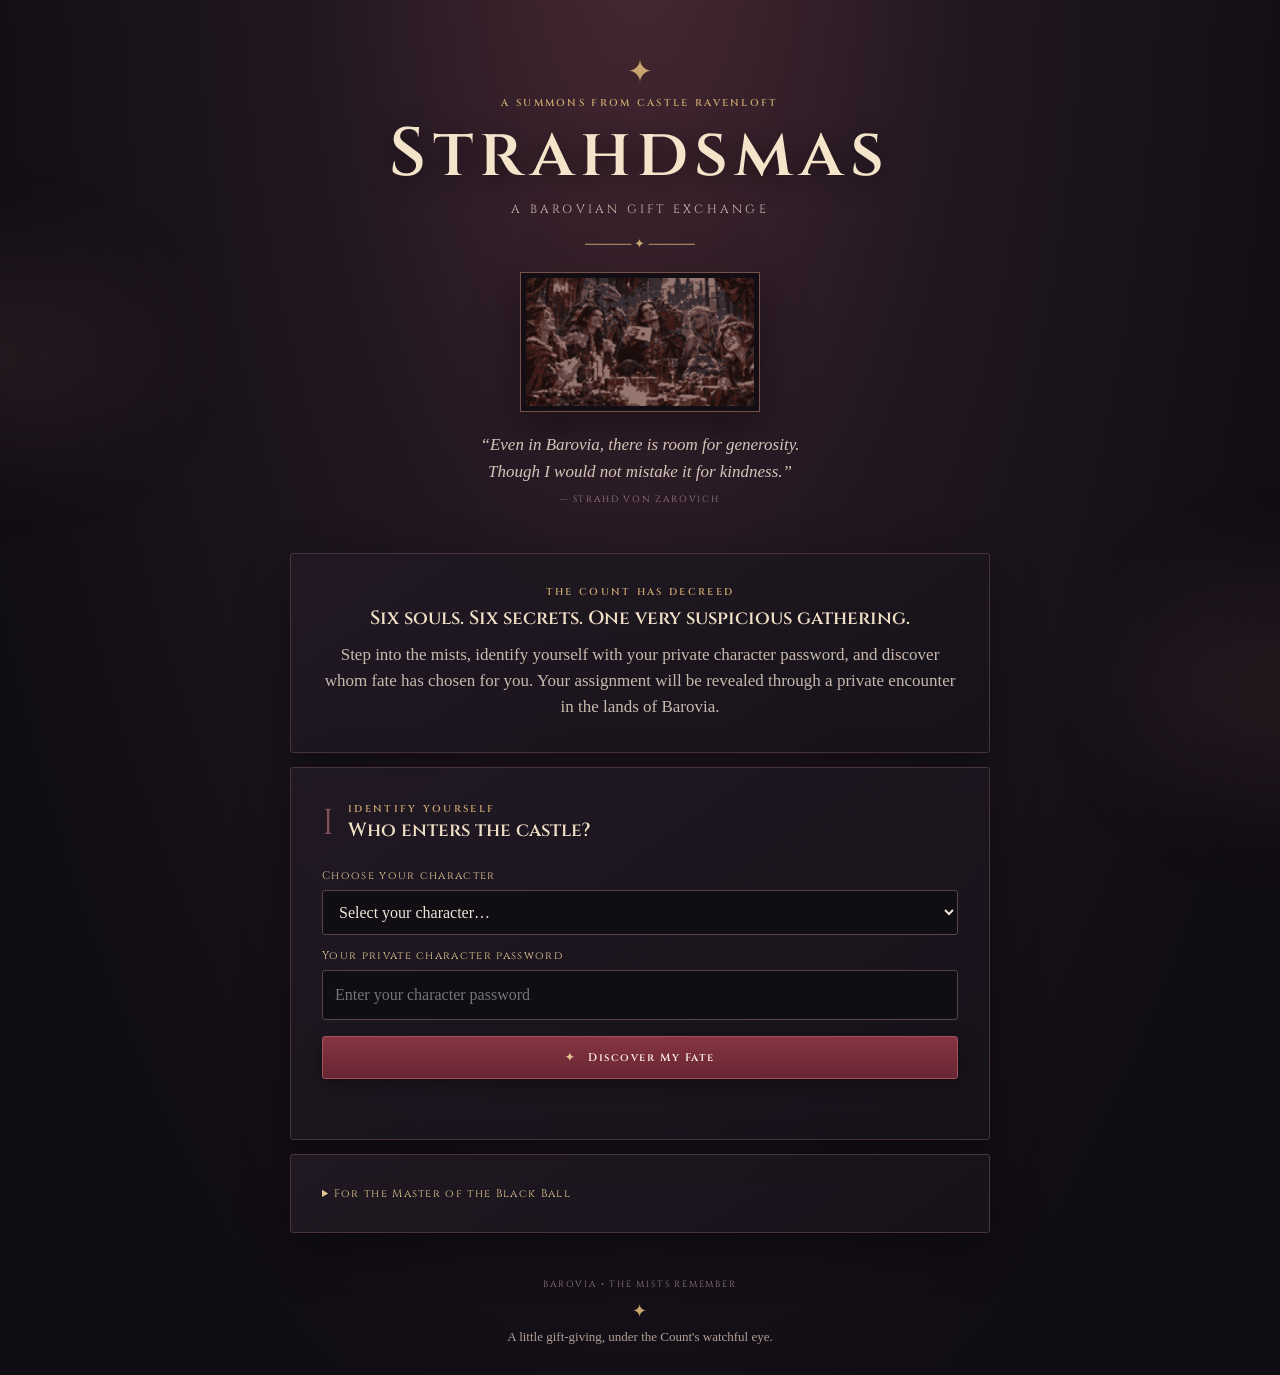
<file: strahd/index.html>
<!doctype html><html lang="en"><head><meta charset="utf-8"><meta name="viewport" content="width=device-width,initial-scale=1,viewport-fit=cover"><meta name="theme-color" content="#100d13"><meta name="description" content="A secret exchange orchestrated beneath Castle Ravenloft."><title>Strahdsmas | Barovia</title><link rel="preconnect" href="https://fonts.googleapis.com"><link rel="preconnect" href="https://fonts.gstatic.com" crossorigin><link href="https://fonts.googleapis.com/css2?family=Cinzel:wght@400;500;600;700;800&family=IM+Fell+English:ital@0;1&display=swap" rel="stylesheet"><link rel="stylesheet" href="style.css"></head><body><div class="mist mist-a"></div><div class="mist mist-b"></div><header class="hero"><div class="crest">✦</div><p class="eyebrow">A SUMMONS FROM CASTLE RAVENLOFT</p><h1>Strahdsmas</h1><p class="subtitle">A Barovian Gift Exchange</p><div class="ornament">───── ✦ ─────</div><figure class="feast-animation"><img src="assets/strahdsmas-feast.gif" alt="An animated Strahdsmas feast in Castle Ravenloft, with the six companions gathered around a candlelit table"></figure><p class="quote">“Even in Barovia, there is room for generosity.<br>Though I would not mistake it for kindness.”</p><p class="attribution">— STRAHD VON ZAROVICH</p></header><main class="wrap"><section class="intro panel"><p class="eyebrow">THE COUNT HAS DECREED</p><h2>Six souls. Six secrets. One very suspicious gathering.</h2><p>Step into the mists, identify yourself with your private character password, and discover whom fate has chosen for you. Your assignment will be revealed through a private encounter in the lands of Barovia.</p></section><section class="panel entry"><div class="section-title"><span class="roman">I</span><div><p class="eyebrow">IDENTIFY YOURSELF</p><h2>Who enters the castle?</h2></div></div><label for="character">Choose your character</label><select id="character"><option value="">Select your character…</option><option>Ashling</option><option>Lana</option><option>Strahd</option><option>Kaedrin</option><option>Zillah</option><option>Penelope</option></select><label for="accessCode">Your private character password</label><input id="accessCode" type="password" autocomplete="current-password" placeholder="Enter your character password"><button id="revealBtn" class="primary"><span>✦</span> Discover My Fate</button><p id="status" class="status" role="status" aria-live="polite"></p></section><section id="scene" class="panel scene hidden" aria-live="polite"><div class="scene-top"><p class="eyebrow">A SCENE FROM THE MISTS</p><span class="seal">PRIVATE</span></div><div class="scene-art" aria-hidden="true"><span>☽</span><i>✦</i><span>☾</span></div><p class="pair-kicker">A private encounter for <strong id="giverName"></strong> &amp; <strong id="recipientName"></strong></p><p id="sceneText" class="scene-text"></p><div class="reveal-divider">✦ &nbsp; THE COUNT'S DECREE &nbsp; ✦</div><p class="you-drew">Your gift shall be for…</p><h2 id="recipient" class="recipient"></h2><p id="afterText" class="after-text"></p><button id="againBtn" class="secondary">Return to the mists</button></section><details class="host panel"><summary>For the Master of the Black Ball</summary><p class="fineprint">Organizer controls. Use the host code configured in the Supabase setup. Publishing a new draw replaces the current assignments.</p><label for="hostCode">Host code</label><input id="hostCode" type="password" autocomplete="off" placeholder="Enter host code"><label for="eventTitle">Event title</label><input id="eventTitle" value="Strahdsmas"><button id="publishBtn" class="secondary">Cast / Reset the Draw</button><p id="hostStatus" class="status" role="status"></p></details></main><footer><p>BAROVIA • THE MISTS REMEMBER</p><span>✦</span><small>A little gift-giving, under the Count's watchful eye.</small></footer><script src="app.js"></script></body></html>
</file>
<file: strahd/style.css>
:root{--bg:#100d13;--panel:#1b151d;--panel2:#241b24;--line:#49343c;--text:#eee4d8;--muted:#b2a098;--gold:#c8a66d;--gold2:#e3c894;--wine:#792a39;--wine2:#9a3a49}*{box-sizing:border-box}html{color-scheme:dark}body{margin:0;min-height:100vh;background:radial-gradient(ellipse at 50% -8%,#482832 0,#211721 37%,#100d13 78%);color:var(--text);font:17px/1.55 "IM Fell English",Georgia,serif}.mist{position:fixed;z-index:-1;pointer-events:none;filter:blur(60px);opacity:.13;background:#ad6870;border-radius:50%}.mist-a{width:330px;height:170px;left:-190px;top:30%}.mist-b{width:300px;height:210px;right:-160px;top:65%}button,input,select{font:inherit}button:focus-visible,input:focus-visible,select:focus-visible{outline:2px solid var(--gold2);outline-offset:3px}.hero{text-align:center;padding:48px 18px 26px}.crest{font-size:31px;color:var(--gold)}.eyebrow{font:600 10px/1.4 Cinzel,serif;letter-spacing:.23em;color:var(--gold);margin:0 0 7px}.hero h1{font:600 clamp(40px,8vw,68px)/1.1 Cinzel,serif;letter-spacing:.09em;color:#f3e4ca;margin:8px 0;text-shadow:0 5px 25px #0008}.subtitle{font:12px Cinzel,serif;letter-spacing:.27em;text-transform:uppercase;color:#cdbdb1;margin:8px 0}.ornament{color:var(--gold);font-size:13px;margin:17px}.quote{font-style:italic;color:#d4c4b8;margin:0}.attribution{font:9px Cinzel,serif;letter-spacing:.2em;color:#9f817e;margin:8px 0}.wrap{width:min(700px,calc(100% - 26px));margin:0 auto 45px}.panel{background:linear-gradient(145deg,#211923f5,#17131af5);border:1px solid var(--line);border-radius:3px;box-shadow:0 15px 48px #0006;padding:clamp(19px,4vw,31px);margin:14px 0}.intro{text-align:center}.intro h2,.section-title h2{font:600 19px/1.35 Cinzel,serif;color:#f0dfc5;margin:4px 0 10px}.intro>p:last-child{color:#c8b9ae;margin:0}.section-title{display:flex;align-items:center;gap:14px;margin-bottom:21px}.roman{font:36px Cinzel,serif;color:#80535d}.section-title .eyebrow{margin:0}.section-title h2{margin:2px 0 0}.entry label,.host label{display:block;font:11px Cinzel,serif;letter-spacing:.12em;color:var(--gold2);margin:13px 0 7px}select,input{width:100%;padding:12px;border:1px solid #58434b;border-radius:3px;background:#100d13;color:var(--text);font-size:16px}.primary,.secondary{border:1px solid #a0525b;border-radius:3px;background:linear-gradient(#873442,#672633);color:#fff0df;padding:13px 16px;font:600 11px Cinzel,serif;letter-spacing:.14em}.primary{width:100%;margin-top:16px;box-shadow:0 5px 18px #0005}.primary span{color:var(--gold2);margin-right:8px}.primary:hover{background:linear-gradient(#9a3c4b,#762d3a)}.status{min-height:20px;margin:9px 0 0;color:#e1a5a2;font-size:14px}.hidden{display:none!important}.scene{padding:25px clamp(18px,5vw,42px);text-align:center;background:radial-gradient(ellipse at 50% 0%,#412630,#1c1620 70%)}.scene-top{display:flex;justify-content:space-between;align-items:center}.seal{font:9px Cinzel,serif;letter-spacing:.16em;color:var(--gold2);border:1px solid #87605b;padding:4px 7px;transform:rotate(-5deg)}.scene-art{display:flex;align-items:center;justify-content:center;gap:32px;color:#c9a66d;margin:17px auto 9px}.scene-art span{font-size:26px}.scene-art i{font-style:normal;font-size:37px;text-shadow:0 0 22px #d5a65d88}.scene-text{font-size:19px;line-height:1.75;color:#e0d0c2;white-space:pre-line;text-align:left;margin:15px 0}.reveal-divider{font:10px Cinzel,serif;letter-spacing:.18em;color:var(--gold);margin:23px 0 8px}.you-drew{font-style:italic;color:#c3b1a5;margin:0}.recipient{font:600 clamp(28px,6vw,42px) Cinzel,serif;color:var(--gold2);margin:4px 0 12px;overflow-wrap:anywhere}.after-text{font-style:italic;color:#c9b7aa}.secondary{background:#2b2029;border-color:#73534e;color:var(--gold2);padding:9px 14px}.decree ul{padding-left:22px;color:#d1c2b7}.decree li{padding:4px 0}.fineprint{font-size:13px;color:#aa9991;margin:15px 0 0}.host summary{cursor:pointer;color:var(--gold2);font:11px Cinzel,serif;letter-spacing:.12em}.host .secondary{margin-top:14px}.host .fineprint{margin-top:10px}footer{text-align:center;padding:0 15px 30px;color:#947b79;font:9px Cinzel,serif;letter-spacing:.2em}footer span{display:block;color:var(--gold);font-size:18px;margin:5px}footer small{font:13px "IM Fell English",serif;letter-spacing:0;color:var(--muted)}@media(max-width:480px){.hero{padding-top:34px}.wrap{width:calc(100% - 18px)}.panel{padding:18px 15px}.scene-text{font-size:17px}}
/* Cinematic assignment reveal */
@keyframes sceneReveal{0%{opacity:0;transform:translateY(22px) scale(.985);filter:blur(5px)}65%{opacity:1;filter:blur(0)}100%{opacity:1;transform:translateY(0) scale(1);filter:blur(0)}}
@keyframes textReveal{from{opacity:0;transform:translateY(9px)}to{opacity:1;transform:translateY(0)}}
@keyframes recipientReveal{0%{opacity:0;transform:scale(.82);filter:blur(8px);text-shadow:0 0 0 transparent}65%{opacity:1;transform:scale(1.06);filter:blur(0);text-shadow:0 0 24px #d7b36b88}100%{opacity:1;transform:scale(1);filter:blur(0);text-shadow:0 0 14px #d7b36b55}}
.scene.reveal-in{animation:sceneReveal .85s cubic-bezier(.2,.75,.2,1) both}
.scene.reveal-in .scene-art{animation:textReveal .7s .18s both}
.scene.reveal-in .scene-text{animation:textReveal .75s .35s both}
.scene.reveal-in .recipient{opacity:0;animation:recipientReveal 1s 1.15s cubic-bezier(.2,.8,.2,1) both}
@media(prefers-reduced-motion:reduce){.scene.reveal-in,.scene.reveal-in .scene-art,.scene.reveal-in .scene-text,.scene.reveal-in .recipient{animation:none;opacity:1;transform:none;filter:none}}

.feast-animation{width:min(240px,94%);margin:18px auto 20px;border:1px solid #78504c;padding:5px;background:#120e14;box-shadow:0 10px 34px #0008,0 0 26px #9b596322}
.feast-animation img{display:block;width:100%;height:auto;aspect-ratio:16/9;object-fit:cover}
.pair-kicker{font:10px Cinzel,serif;letter-spacing:.16em;color:var(--gold);text-transform:uppercase;margin:12px 0 0}
.pair-kicker strong{color:var(--gold2)}
.scene.reveal-in .pair-kicker{animation:textReveal .6s .25s both}
@media(prefers-reduced-motion:reduce){.feast-animation img{animation:none}}
</file>
